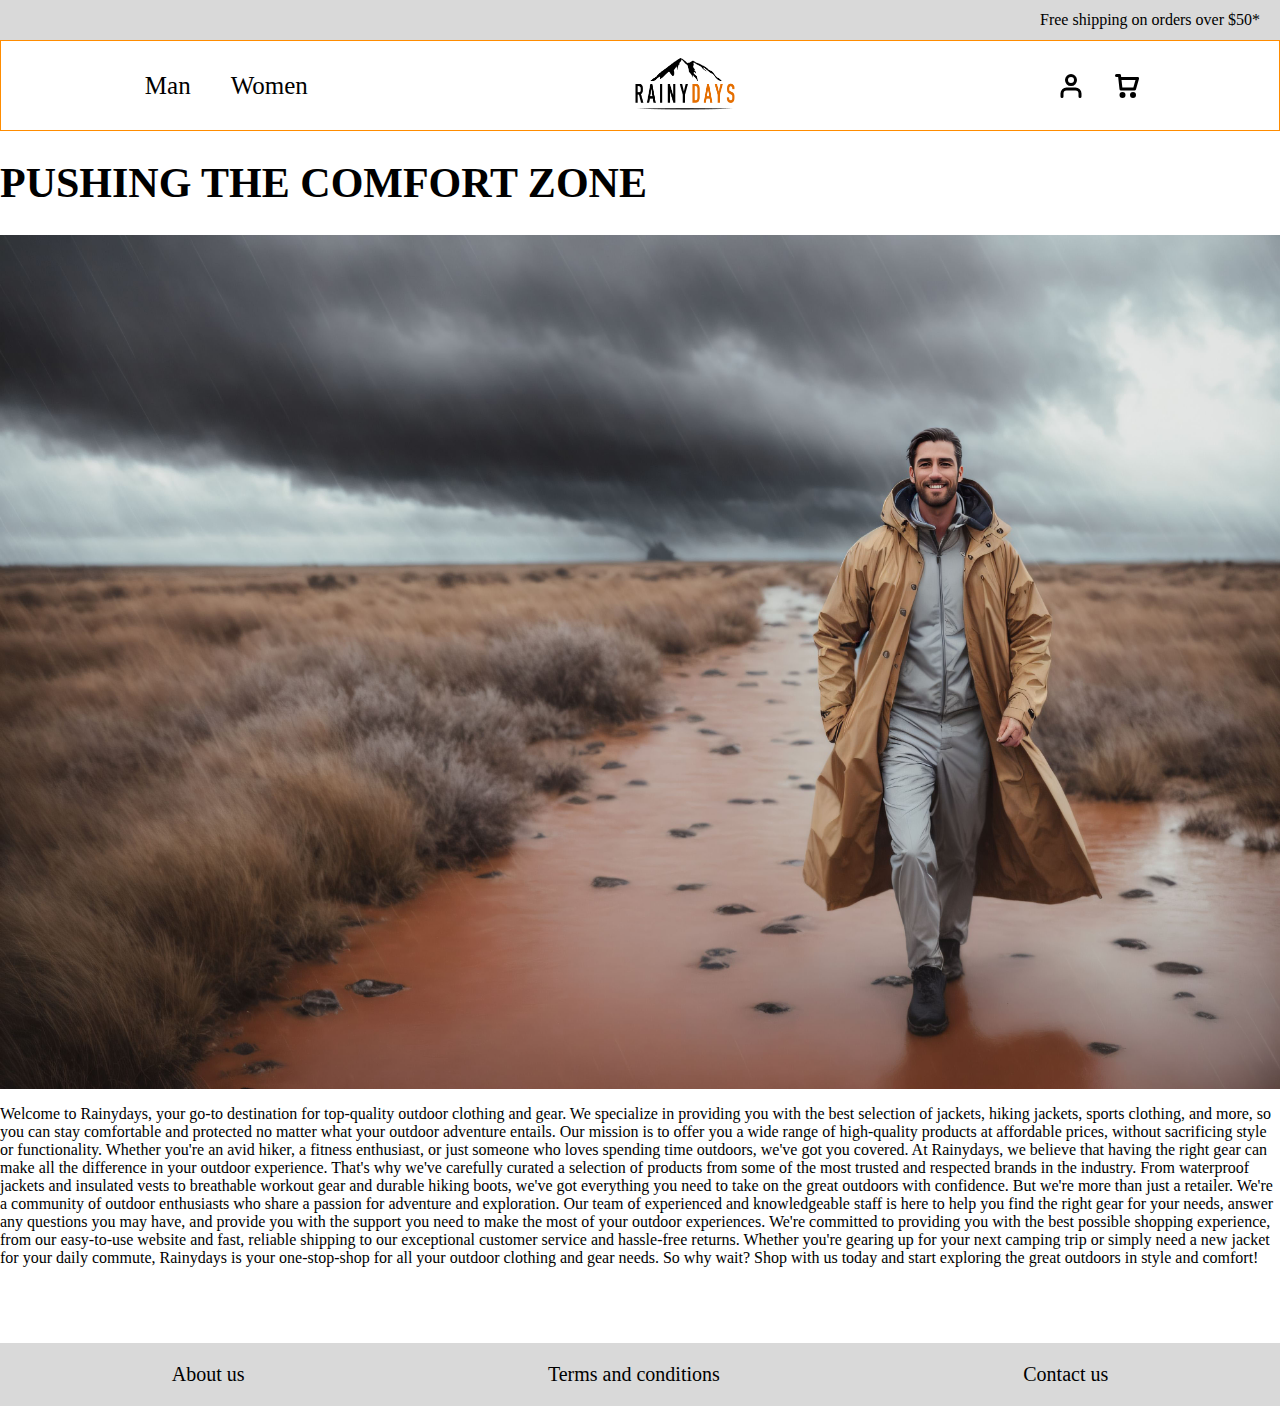
<file: aboutUS.html>
<!DOCTYPE html>
<html lang="en">
  <head>
    <title>RainyDays | About us</title>
    <meta name="description" content="homepage for rainydays." />
    <meta name="viewport" content="width=device-width, initial-scale=1" />
    <link rel="stylesheet" type="text/css" href="css/style.css" />
    <link rel="icon" href="images/RainyDays_logo1.png" />
    <!-- Hotjar Tracking Code for https://capable-lily-cc8692.netlify.app -->
    <script>
      (function (h, o, t, j, a, r) {
        h.hj =
          h.hj ||
          function () {
            (h.hj.q = h.hj.q || []).push(arguments);
          };
        h._hjSettings = { hjid: 3773451, hjsv: 6 };
        a = o.getElementsByTagName("head")[0];
        r = o.createElement("script");
        r.async = 1;
        r.src = t + h._hjSettings.hjid + j + h._hjSettings.hjsv;
        a.appendChild(r);
      })(window, document, "https://static.hotjar.com/c/hotjar-", ".js?sv=");
    </script>
  </head>
  <body>
    <header>
      <div class="shipping-conditions">
        <p>Free shipping on orders over $50*</p>
      </div>
      <div class="primary-header">
        <nav>
          <a href="produktlist.html">Man</a>
          <a href="produktlist.html">Women</a>
        </nav>
        <figure>
          <div class="logo">
            <a href="index.html">
              <img src="images/RainyDays_logo1.png" alt="rainydays logo" />
            </a>
          </div>
        </figure>
        <div class="account-shopping">
          <img src="images/user.svg" alt="user login" />
          <img src="images/cart.svg" alt="view shopping cart" />
        </div>
      </div>
    </header>
    <main>
      <h1 class="ABOUT-US-H1">PUSHING THE COMFORT ZONE</h1>
      <div class="about-us-background">
        <img
          src="images/00021(1).jpg"
          alt="employee of the month, wearing our rain coat"
        />
      </div>
      <div class="about-us-p">
        <p>
          Welcome to Rainydays, your go-to destination for top-quality outdoor
          clothing and gear. We specialize in providing you with the best
          selection of jackets, hiking jackets, sports clothing, and more, so
          you can stay comfortable and protected no matter what your outdoor
          adventure entails. Our mission is to offer you a wide range of
          high-quality products at affordable prices, without sacrificing style
          or functionality. Whether you're an avid hiker, a fitness enthusiast,
          or just someone who loves spending time outdoors, we've got you
          covered. At Rainydays, we believe that having the right gear can make
          all the difference in your outdoor experience. That's why we've
          carefully curated a selection of products from some of the most
          trusted and respected brands in the industry. From waterproof jackets
          and insulated vests to breathable workout gear and durable hiking
          boots, we've got everything you need to take on the great outdoors
          with confidence. But we're more than just a retailer. We're a
          community of outdoor enthusiasts who share a passion for adventure and
          exploration. Our team of experienced and knowledgeable staff is here
          to help you find the right gear for your needs, answer any questions
          you may have, and provide you with the support you need to make the
          most of your outdoor experiences. We're committed to providing you
          with the best possible shopping experience, from our easy-to-use
          website and fast, reliable shipping to our exceptional customer
          service and hassle-free returns. Whether you're gearing up for your
          next camping trip or simply need a new jacket for your daily commute,
          Rainydays is your one-stop-shop for all your outdoor clothing and gear
          needs. So why wait? Shop with us today and start exploring the great
          outdoors in style and comfort!
        </p>
      </div>
      <div class="about-us-p-mobile">
        <p>
          Welcome to Rainydays, your ultimate destination for high-quality
          outdoor clothing and gear. Discover a wide selection of jackets,
          hiking gear, sports apparel, and more to keep you comfortable and
          protected during all your outdoor adventures. Our mission is to
          provide affordable products without compromising on style or
          functionality. With trusted brands and carefully curated items like
          waterproof jackets, breathable workout gear, and durable hiking boots,
          we have everything you need to embrace the great outdoors. As a
          community of passionate outdoor enthusiasts, our experienced staff is
          dedicated to assisting you in finding the perfect gear and ensuring a
          seamless shopping experience. Start your outdoor exploration today
          with Rainydays - your go-to shop for all your outdoor clothing and
          gear needs.
        </p>
      </div>
    </main>
    <footer>
      <div class="conteiner-footer">
        <div class="footer-text">
          <a href="aboutUS.html">About us</a>
          <a href="tos.html">Terms and conditions</a>
          <a href="support.html">Contact us</a>
        </div>
      </div>
    </footer>
  </body>
</html>
</file>
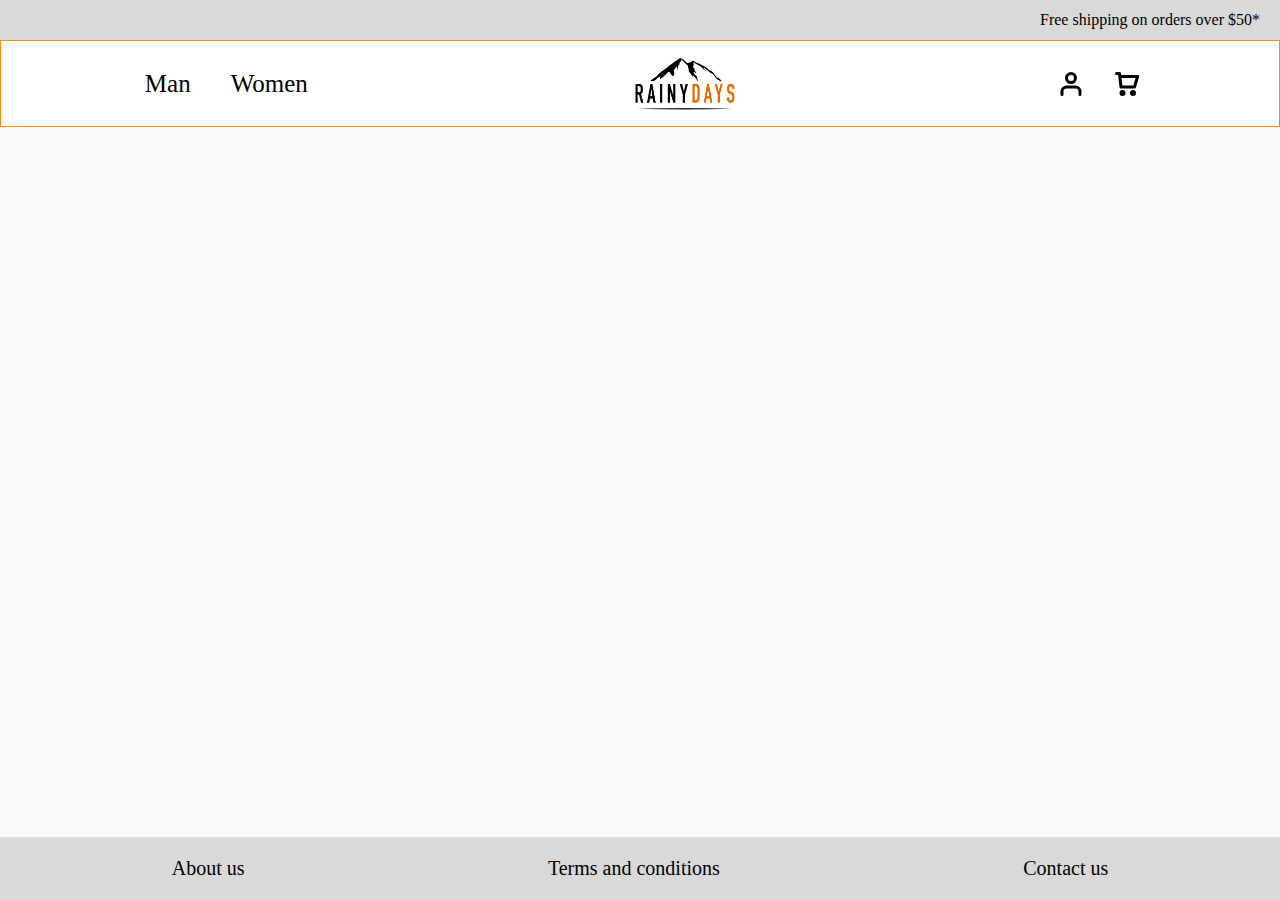
<file: cart.html>
<!DOCTYPE html>
<html lang="en">
  <head>
    <title>RainyDays | Shoppingcart</title>
    <meta name="description" content="homepage for rainydays." />
    <meta name="viewport" content="width=device-width, initial-scale=1" />
    <link rel="stylesheet" type="text/css" href="css/style.css" />
    <link rel="icon" href="images/RainyDays_logo1.png" />
    <!-- Hotjar Tracking Code for https://capable-lily-cc8692.netlify.app -->
    <script>
      (function (h, o, t, j, a, r) {
        h.hj =
          h.hj ||
          function () {
            (h.hj.q = h.hj.q || []).push(arguments);
          };
        h._hjSettings = { hjid: 3773451, hjsv: 6 };
        a = o.getElementsByTagName("head")[0];
        r = o.createElement("script");
        r.async = 1;
        r.src = t + h._hjSettings.hjid + j + h._hjSettings.hjsv;
        a.appendChild(r);
      })(window, document, "https://static.hotjar.com/c/hotjar-", ".js?sv=");
    </script>
  </head>
  <body class="body-cart">
    <header>
      <div class="shipping-conditions">
        <p>Free shipping on orders over $50*</p>
      </div>
      <div class="primary-header">
        <nav>
          <a href="produktlist.html">Man</a>
          <a href="produktlist.html">Women</a>
        </nav>
        <figure>
          <div class="logo">
            <img src="images/RainyDays_logo1.png" alt="rainydays logo" />
            <a href="index.html"></a>
          </div>
        </figure>
        <div class="account-shopping">
          <img src="images/user.svg" alt="user login" />
          <img src="images/cart.svg" alt="view cart" />
        </div>
      </div>
    </header>
    <main class="shopping">
      <div id="cart"></div>
      <div id="product-container"></div>
    </main>
    <script src="js/shoppingcart.js" defer></script>
    <footer>
      <div class="conteiner-footer">
        <div class="footer-text">
          <a href="aboutUS.html">About us</a>
          <a href="tos.html">Terms and conditions</a>
          <a href="support.html">Contact us</a>
        </div>
      </div>
    </footer>
  </body>
</html>
</file>
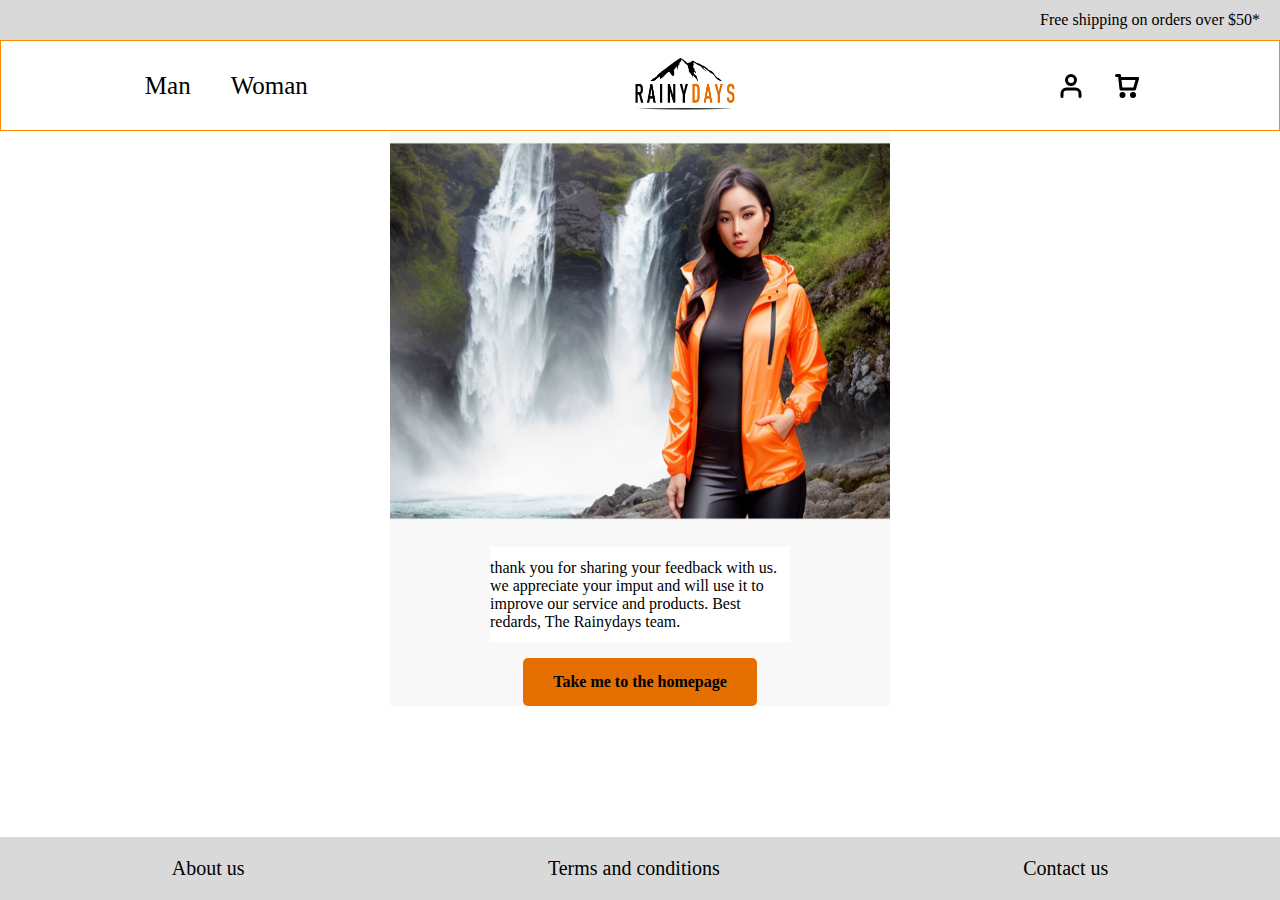
<file: support-thankyou.html>
<!DOCTYPE html>
<html lang="en">
  <head>
    <title>RainyDays | thank you for reaching out</title>
    <meta name="description" content="homepage for rainydays." />
    <meta name="viewport" content="width=device-width, initial-scale=1" />
    <link rel="stylesheet" type="text/css" href="css/style.css" />
    <link rel="icon" href="images/RainyDays_logo1.png" />
    <!-- Hotjar Tracking Code for https://capable-lily-cc8692.netlify.app -->
    <script>
      (function (h, o, t, j, a, r) {
        h.hj =
          h.hj ||
          function () {
            (h.hj.q = h.hj.q || []).push(arguments);
          };
        h._hjSettings = { hjid: 3773451, hjsv: 6 };
        a = o.getElementsByTagName("head")[0];
        r = o.createElement("script");
        r.async = 1;
        r.src = t + h._hjSettings.hjid + j + h._hjSettings.hjsv;
        a.appendChild(r);
      })(window, document, "https://static.hotjar.com/c/hotjar-", ".js?sv=");
    </script>
  </head>
  <body>
    <header>
      <div class="shipping-conditions">
        <p>Free shipping on orders over $50*</p>
      </div>
      <div class="primary-header">
        <nav>
          <a href="produktlist.html" id="mens-jackets">Man</a>
          <a href="produktlist.html" id="womens-jackets">Woman</a>
        </nav>
        <figure>
          <div class="logo">
            <a href="index.html">
              <img src="images/RainyDays_logo1.png" alt="rainydays logo" />
            </a>
          </div>
        </figure>
        <div class="account-shopping">
          <img src="images/user.svg" alt="user login" />
          <img src="images/cart.svg" alt="view your shopping cart" />
        </div>
      </div>
    </header>
    <main>
      <div class="thank-you-for-feedback">
        <div class="thank-you-background">
          <img src="images/thank-you-feature.jpg" alt="thank-you-picture" />
        </div>
        <div class="thank-you-text">
          <p>
            thank you for sharing your feedback with us. we appreciate your
            imput and will use it to improve our service and products. Best
            redards, The Rainydays team.
          </p>
        </div>
        <div class="thank-you-feedback-button">
          <a class="cta" href="index.html">Take me to the homepage</a>
        </div>
      </div>
    </main>
    <footer>
      <div class="conteiner-footer">
        <div class="footer-text">
          <a href="aboutUS.html">About us</a>
          <a href="tos.html">Terms and conditions</a>
          <a href="support.html">Contact us</a>
        </div>
      </div>
    </footer>
  </body>
</html>
</file>
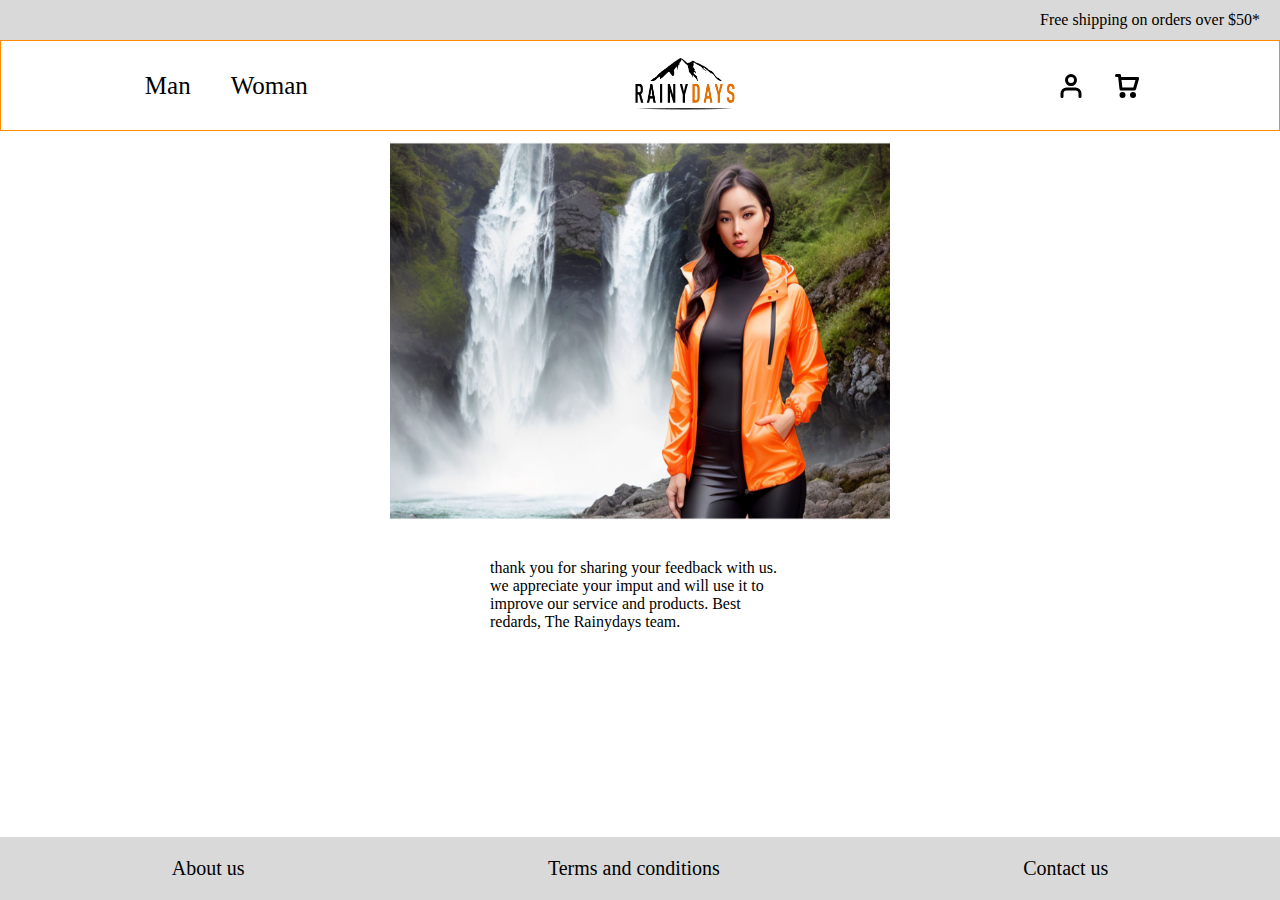
<file: thank-you.html>
<!DOCTYPE html>
<html>
<head>
    <title>RainyDays | Quality jackets for every outdor activity</title>
    <meta name="description" content="homepage for rainydays." />
    <meta name="viewport" content="width=device-width, initial-scale=1" />
    <link rel="stylesheet" type="text/css" href="css/style.css" />
    <head>
        <body>
            <header>
            <div class="shipping-conditions"><p>Free shipping on orders over $50*</p></div>
            <div class="primary-header">
            <nav> 
                <a href="#">Man</a>
                <a href="#">Woman</a>
            </nav>
            <figure>
                <div class="logo">
                    <a href="index.html"> <img src="images/RainyDays_logo 1.png"> </a> 
                </div>
            </figure>
            <div class="account-shopping">
            <img src="images/user.svg"></a>
                <img src="images/cart.svg"></a>
            </div>
            </div>
        </header>
        <main>
            <div class="thank-you-background">
                <img src="images/thank you feature.jpg" alt="">
            </div>
            <div class="thank-you-text">
                <p> thank you for sharing your feedback with us. we appreciate your imput and will use it to improve our service and products.
                    Best redards,
                    The Rainydays team.
                </p>
            </div>
            
        </main>
        <footer>
            <div class="conteiner-footer">
            <div class="footer-text">
            <a href="aboutUS.html">About us</a>
            <a href="tos.html">Terms and conditions</a>
            <a href="support.html">Contact us</a>
            </div>
            </div>
        </footer>
    </body>


    </html>
</file>
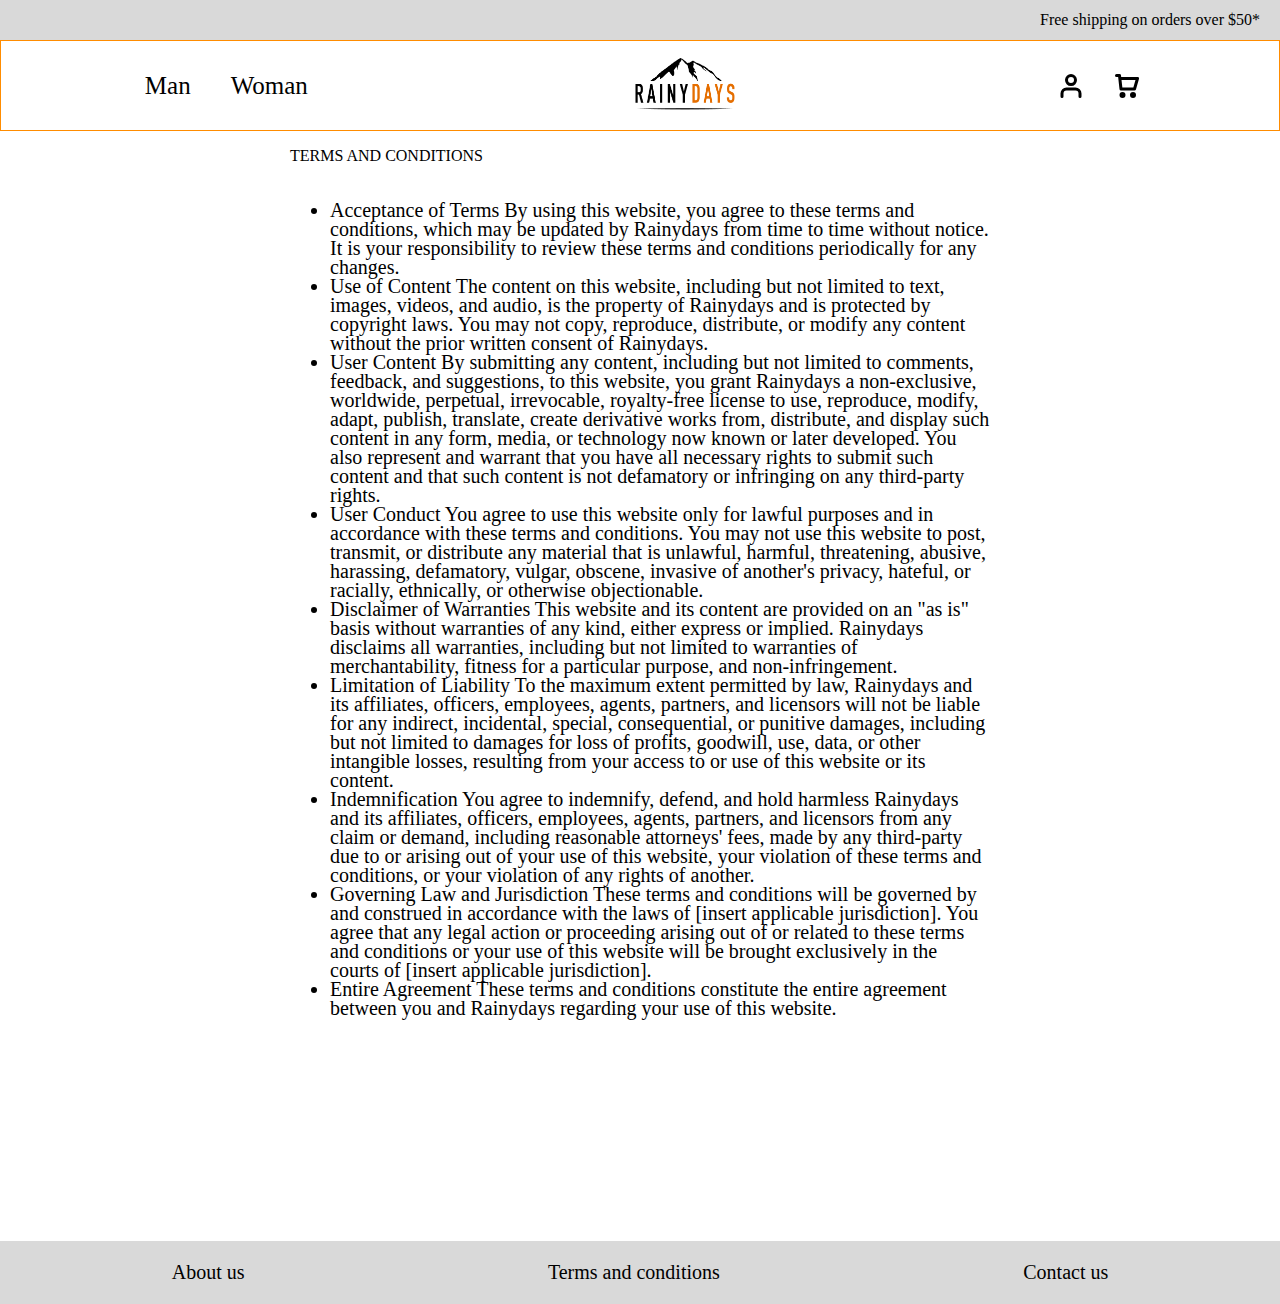
<file: tos.html>
<!DOCTYPE html>
<html lang="en">
  <head>
    <title>RainyDays | Terms and conditions</title>
    <meta name="description" content="homepage for rainydays." />
    <meta name="viewport" content="width=device-width, initial-scale=1" />
    <link rel="stylesheet" type="text/css" href="css/style.css" />
    <link rel="icon" href="images/RainyDays_logo1.png" />
    <!-- Hotjar Tracking Code for https://capable-lily-cc8692.netlify.app -->
    <script>
      (function (h, o, t, j, a, r) {
        h.hj =
          h.hj ||
          function () {
            (h.hj.q = h.hj.q || []).push(arguments);
          };
        h._hjSettings = { hjid: 3773451, hjsv: 6 };
        a = o.getElementsByTagName("head")[0];
        r = o.createElement("script");
        r.async = 1;
        r.src = t + h._hjSettings.hjid + j + h._hjSettings.hjsv;
        a.appendChild(r);
      })(window, document, "https://static.hotjar.com/c/hotjar-", ".js?sv=");
    </script>
  </head>
  <body>
    <header>
      <div class="shipping-conditions">
        <p>Free shipping on orders over $50*</p>
      </div>
      <div class="primary-header">
        <nav>
          <a href="produktlist.html" id="mens-jackets">Man</a>
          <a href="produktlist.html" id="womens-jackets">Woman</a>
        </nav>
        <figure>
          <div class="logo">
            <a href="index.html">
              <img src="images/RainyDays_logo1.png" alt="rainydays logo" />
            </a>
          </div>
        </figure>
        <div class="account-shopping">
          <img src="images/user.svg" alt="user login" />
          <img src="images/cart.svg" alt="view cart" />
        </div>
      </div>
    </header>
    <main>
      <div class="tos-total">
        <div class="tos-heading">
          <p>TERMS AND CONDITIONS</p>
        </div>
        <div class="terms-and-conditions">
          <ul class="tos-text">
            <li>
              Acceptance of Terms By using this website, you agree to these
              terms and conditions, which may be updated by Rainydays from time
              to time without notice. It is your responsibility to review these
              terms and conditions periodically for any changes.
            </li>
            <li>
              Use of Content The content on this website, including but not
              limited to text, images, videos, and audio, is the property of
              Rainydays and is protected by copyright laws. You may not copy,
              reproduce, distribute, or modify any content without the prior
              written consent of Rainydays.
            </li>
            <li>
              User Content By submitting any content, including but not limited
              to comments, feedback, and suggestions, to this website, you grant
              Rainydays a non-exclusive, worldwide, perpetual, irrevocable,
              royalty-free license to use, reproduce, modify, adapt, publish,
              translate, create derivative works from, distribute, and display
              such content in any form, media, or technology now known or later
              developed. You also represent and warrant that you have all
              necessary rights to submit such content and that such content is
              not defamatory or infringing on any third-party rights.
            </li>
            <li>
              User Conduct You agree to use this website only for lawful
              purposes and in accordance with these terms and conditions. You
              may not use this website to post, transmit, or distribute any
              material that is unlawful, harmful, threatening, abusive,
              harassing, defamatory, vulgar, obscene, invasive of another's
              privacy, hateful, or racially, ethnically, or otherwise
              objectionable.
            </li>
            <li>
              Disclaimer of Warranties This website and its content are provided
              on an "as is" basis without warranties of any kind, either express
              or implied. Rainydays disclaims all warranties, including but not
              limited to warranties of merchantability, fitness for a particular
              purpose, and non-infringement.
            </li>
            <li>
              Limitation of Liability To the maximum extent permitted by law,
              Rainydays and its affiliates, officers, employees, agents,
              partners, and licensors will not be liable for any indirect,
              incidental, special, consequential, or punitive damages, including
              but not limited to damages for loss of profits, goodwill, use,
              data, or other intangible losses, resulting from your access to or
              use of this website or its content.
            </li>
            <li>
              Indemnification You agree to indemnify, defend, and hold harmless
              Rainydays and its affiliates, officers, employees, agents,
              partners, and licensors from any claim or demand, including
              reasonable attorneys' fees, made by any third-party due to or
              arising out of your use of this website, your violation of these
              terms and conditions, or your violation of any rights of another.
            </li>
            <li>
              Governing Law and Jurisdiction These terms and conditions will be
              governed by and construed in accordance with the laws of [insert
              applicable jurisdiction]. You agree that any legal action or
              proceeding arising out of or related to these terms and conditions
              or your use of this website will be brought exclusively in the
              courts of [insert applicable jurisdiction].
            </li>
            <li>
              Entire Agreement These terms and conditions constitute the entire
              agreement between you and Rainydays regarding your use of this
              website.
            </li>
          </ul>
        </div>
      </div>
    </main>
    <footer>
      <div class="conteiner-footer">
        <div class="footer-text">
          <a href="aboutUS.html">About us</a>
          <a href="tos.html">Terms and conditions</a>
          <a href="support.html">Contact us</a>
        </div>
      </div>
    </footer>
  </body>
</html>
</file>
<file: css/style.css>
/* Least specific style*/
header {
  background-color: #d9d9d9;
  position: sticky;
  top: 0;
  width: 100%;
}

main {
  flex: 1;
  max-width: 1400px;
  margin: auto;
}

body {
  display: flex;
  min-height: 100vh;
  flex-direction: column;
}

.shipping-conditions {
  display: flex;
  width: 100%;
  height: 40px;
  justify-content: flex-end;
  align-items: center;
  font-family: "inter";
  font-style: normal;
  font-weight: 400;
  font-size: 16px;
}
.shipping-conditions p {
  margin-right: 20px;
}
.primary-header {
  display: flex;
  border: 1px solid darkorange;
  background-color: #fff;
  box-sizing: border-box;
  align-items: center;
  justify-content: space-around;
}

.primary-header nav {
  display: flex;
  justify-content: flex-start;
  align-items: flex-end;
  gap: 40px;
}
nav a {
  text-decoration: none;
  color: #000;
  font-size: 25px;
  font-family: "inter";
}

.logo {
  display: flex;
  justify-content: center;
  position: relative;
  margin: 0;
  max-width: 100px;
}

.logo img {
  max-width: 100%;
  max-height: 100%;
}

.account-shopping {
  display: flex;
  gap: 40px;
}

.account-shopping img {
  transform: scale(1.5);
}

.footer-text {
  display: flex;
  justify-content: space-around;
  font-family: "inter";
}
footer a {
  text-decoration: none;
  color: black;
  font-size: 20px;
}
.conteiner-footer {
  background-color: #d9d9d9;
  padding: 20px;
}

/*homepage*/

.home-page {
  display: flex;
  justify-content: space-between;
  margin-top: 50px;
  background-color: #f8f8f8;
  flex-wrap: wrap;
}
.app-info {
  display: flex;
  flex-direction: column;
  flex-shrink: 0;
  margin-left: 10px;
}

.app-info p {
  display: flex;
  line-height: 19px;
  font-family: "inter";
  font-size: 16px;
  font-weight: 300px;
}

h2 {
  font-family: "inter";
  font-size: 32px;
  font-weight: bolder;
}

.ilustrasjons-bilde img {
  width: 300px;
  height: 400px;
  max-width: 100%;
}

h1 {
  font-size: 42px;
  font-weight: bolder;
  font-family: "inter";
}

.rainydays-info p {
  width: 278px;
  font-size: 16px;
  font-weight: 400;
  font-style: normal;
  line-height: 19px;
  font-family: "inter";
}

.rainydays-info {
  display: flex;
  flex-direction: column;
}
body {
  margin: 0;
  padding: 0;
}

main {
  margin-bottom: 60px;
}

.homepage-features {
  background-color: #f8f8f8;
  display: flex;
  flex-wrap: wrap;
}
.featured-jackets1 img {
  width: 200px;
  height: 248px;
}

.featured-jackets1,
.featured-jackets2,
.featured-jackets3 {
  margin: 65px;
}

.featured-jackets1 p {
  display: flex;
  max-width: 200px;
}

.featured-jackets2 img {
  width: 200px;
  height: 248px;
}

.featured-jackets2 p {
  display: flex;
  max-width: 200px;
}

.featured-jackets3 img {
  width: 200px;
  height: 248px;
}

.featured-jackets3 p {
  display: flex;
  width: 200px;
}
.featured-jackets4 img {
  width: 200px;
  height: 248px;
}
.homepage-features {
  display: flex;
  justify-content: space-between;
  margin-top: 60px;
}

.cta {
  background-color: #e56e00;
  border: none;
  border-radius: 5px;
  padding: 15px 30px;
  font-weight: bold;
  font-size: 16px;
}

a {
  text-decoration: none;
  color: #000;
  text-align: center;
}

.jackets {
  display: flex;
  flex-wrap: wrap;
  margin: auto;
}

.jackets img {
  display: flex;
}

.jacket-item {
  display: flex;
  margin-top: 50px;
}
.jacket-item img {
  display: flex;
  width: 200px;
  justify-content: center;
}

.jacket-text {
  display: flex;
  width: 200px;
  justify-content: center;
  flex-direction: column;
}
.jacket-text p {
  font-size: 14px;
  line-height: 17px;
  height: 5px;
  font-family: "inter";
}

.produkt-konteiner {
  display: flex;
  flex-wrap: wrap;
  justify-content: space-between;
  gap: 50px;
}
/* new css for the product and single products */
#product-container {
  display: flex;
  flex-wrap: wrap;
  flex-direction: column;
  gap: 20px;
  justify-content: space-between;
}

.product-container {
  border: 1px solid #ddd;
  padding: 20px;
  border-radius: 8px;
  box-shadow: 0 0 10px rgba(0, 0, 0, 0.1);
}

.product-container img {
  max-width: 100%;
  height: auto;
  border-radius: 8px;
}

.product-container h2 {
  font-size: 1.5em;
  margin: 10px 0;
}

.product-container p {
  font-size: 1em;
  margin-bottom: 10px;
}

.view-details-button {
  background-color: #e56e00;
  color: black;
  padding: 10px 20px;
  text-decoration: none;
  border-radius: 8px;
}

.add-to-cart-button {
  max-width: 120px;
  background-color: #e56e00;
  color: black;
  padding: 10px 20px;
  text-decoration: none;
  border-radius: 8px;
  align-self: center;
}
.add-to-cart-button:hover {
  background-color: black;
  color: white;
}

.view-details-button:hover {
  background-color: black;
  color: white;
}

#product-container {
  padding: 20px;
}

#product-container img {
  max-width: 300px;
  height: auto;
  border-radius: 8px;
}

#product-container h2 {
  font-size: 2em;
  margin: 20px 0;
}

#product-container p {
  font-size: 1em;
  margin-bottom: 20px;
}

#product-container .price {
  font-size: 1.5em;
  color: #4caf50;
  font-weight: bold;
}

/* new css for the product and single products */

/*support*/
/* .contact-form{
    display: flex;
    flex-wrap: wrap;
} */
.contact-info {
  display: flex;
  flex-direction: column;
  background-color: #f8f8f8;
  align-items: center;
  width: 200px;
}
.h1-thankyou {
  display: flex;
  justify-content: center;
}
.contact-info p {
  display: flex;
}

.conteiner-form {
  background-color: #f8f8f8;
}

textarea {
  display: flex;
  width: 500px;
  height: 200px;
}

input[type="checkbox"],
label[type="checkbox"] {
  display: flex;
  vertical-align: middle;
}
.checkbox-fix {
  display: flex;
  align-items: center;
  justify-content: center;
}
input[type="text"] {
  width: 300px;
}
input[type="email"] {
  width: 300px;
}

input[type="text"]:focus {
  border: 2px solid #e56e00;
}

.contact-conteiner,
.h1-thankyou {
  display: flex;
  flex-direction: column;
}

.contact-form-conteiner {
  display: flex;
  justify-content: space-around;
  gap: 141px;
  flex-wrap: wrap;
}
form {
  display: flex;
  flex-direction: column;
  gap: 20px;
}

.form-button {
  display: flex;
  justify-content: center;
  margin-bottom: 20px;
}

/*cart page*/

.body-cart {
  background-color: #f8f8f8;
}
.shopping-cart {
  background-color: #fff;
  margin-top: 50px;
  display: flex;
  flex-wrap: wrap;
}

.shopping-cart-box {
  display: flex;
  flex-direction: column;
  border: 1px solid #000000;
  width: 831px;
  height: 446px;
  margin-top: 20px;
}

.shopping-cart-box p {
  display: flex;
  flex-direction: column;
  justify-content: center;
}

.shopping-cart-content {
  display: flex;
  align-items: center;
  align-self: center;
  width: 450px;
  top: 129px;
}
.shopping-cart-content p {
  font-family: "inter";
  font-style: normal;
  font-weight: 300;
  font-size: 14px;
  line-height: 13px;
}
.shopping-cart-content-text {
  display: flex;
  flex-direction: column;
  justify-content: space-between;
}
.shopping-cart-content img {
  display: flex;
  justify-content: center;
  height: 180px;
  width: 140px;
}
.shopping-cart-shipping {
  display: flex;
  width: 831px;
  height: 100px;
}

.pointer:hover {
  cursor: pointer;
}

.shopping-cart-total {
  display: flex;
  flex-direction: column;
  margin-top: 20px;
  width: 345px;
  height: 568px;
  border: 1px solid;
}
.shopping-cart-shipping-terms {
  display: flex;
  flex-direction: column;
  align-items: center;
  background-color: #f8f8f8;
  font-weight: 600;
}
.shopping-cart-checkout,
.shopping-cart-proceed {
  display: flex;
  flex-direction: column;
  align-items: center;
}

.shopping-cart-checkout :nth-child(2) {
  margin-top: 25px;
  display: flex;
}
.shopping-cart-proceed {
  display: flex;
  margin-top: 25px;
}

.shopping-cart-proceed-text {
  text-decoration: overline;
}
.h3 {
  width: 59px;
  height: 29px;
  left: 1003px;
  top: 368px;

  font-family: "inter";
  font-style: normal;
  font-weight: 700;
  font-size: 24px;
  line-height: 29px;
}
.shopping-cart-total-text {
  display: flex;
  justify-content: center;
  font-family: "inter";
  font-style: normal;
  font-weight: 700;
  font-size: 24px;
  line-height: 29px;
}
.shopping-cart-checkout p {
  font-size: 14px;
}

.shopping-cart-box,
.shopping-cart-content,
.shopping-cart-shipping,
.shopping-cart-total,
.shopping-cart-checkout {
  background-color: #fff;
  justify-content: center;
}

.shopping-cart-shipping {
  display: flex;
  border: 1px solid #000000;
  align-items: center;
}

.shopping-cart-box-fix {
  display: flex;
  flex-direction: column;
}

terms and conditions .tos-heading {
  display: flex;
  justify-content: center;
  font-size: 50px;
  font-weight: bold;
  font-family: "inter";
}

.terms-and-conditions {
  display: flex;
  flex-wrap: wrap;
  justify-content: center;
  line-height: 19px;
  font-size: 20px;
  line-break: normal;
  font-family: "inter";
  width: 700px;
  height: 1000px;
  word-wrap: break-word;
}
.tos-text ul {
  display: flex;
  flex-wrap: wrap;
  flex-direction: row;
  margin: 0 auto;
  word-wrap: break-word;
  font-family: "inter";
  font-weight: 400;
  font-size: 18px;
}

about us .ABOUT-US-H1 {
  display: flex;
  justify-content: center;
  flex-wrap: wrap;
}
.about-us-background img {
  display: flex;
  justify-content: center;
  width: 100%;
}

.about-us p {
  background-color: #f8f8f8;
  display: flex;
  font-family: "inter";
  font-weight: 300;
  font-size: 18px;
}
/* thank you */

.thank-you-for-feedback {
  background-color: #f8f8f8;
}

.thank-you-background img {
  display: flex;
  width: 500px;
  height: 400px;
}

.thank-you-text p {
  display: flex;
  align-items: center;
  justify-content: center;
  top: 40%;
  left: 10%;
  background-color: #fff;
  width: 300px;
  height: 95px;
}

.thank-you-text,
.thank-you-background,
.thank-you-feedback-button {
  display: flex;
  justify-content: center;
}

/* confirmation-cart */

.order-total {
  display: flex;
  flex-direction: column;
  align-items: center;
  margin-top: 40px;
  margin-bottom: 20px;
  background-color: #f8f8f8;
  line-height: 19px;
}

.order-total p {
  font-family: "inter";
  font-weight: 300;
  font-size: 16px;
}

.order-total img {
  width: 300px;
  height: 358px;
}
.h1-continue-shopping {
  display: flex;
  flex-wrap: wrap;
  font-family: "inter";
  font-size: 50px;
  font-weight: bold;
}

.order-confirmation {
  display: flex;
}

.order-confirmation img {
  width: 300px;
  height: 400px;
  max-width: 100%;
}

/*media queries*/
/* for responsiveness*/
@media (max-width: 388px) {
  .h1-continue-shopping {
    display: flex;
    flex-wrap: wrap;
    font-size: 16px;
  }
}
@media (max-width: 590px) {
  .h1-continue-shopping {
    display: flex;
    flex-wrap: wrap;
    font-size: 22px;
  }
}
@media (max-width: 600px) {
  .contact-conteiner,
  .contact-info,
  .contact-form-conteiner,
  .h1-thankyou,
  .fonteiner-form,
  .form-button {
    display: flex;
    align-items: center;
  }

  .jacket-item {
    /* justify-self: center; */
    justify-content: center;
  }
}
@media (max-width: 610px) {
  .account-shopping {
    display: none;
  }
}

@media (max-width: 700px) {
  form,
  textarea {
    display: flex;
    flex-direction: column;
    width: 300px;
  }
}

@media (max-width: 800px) {
  .about-us-p {
    display: none;
  }
  .product-information,
  .produckt-jacket-description {
    flex-wrap: wrap;
    display: flex;
  }
  .thank-you-background img {
    display: none;
  }
  .thank-you-background,
  .thank-you-feedback-button,
  .thank-you-text {
    display: flex;
    align-items: center;
    margin-top: 80px;
  }

  .shopping-cart-box-fix,
  .shopping-cart-box {
    display: flex;
    width: 200px;
  }
}

@media (min-width: 800px) {
  .about-us-p-mobile {
    display: none;
  }
}
@media (min-width: 810px) {
  .about-us-p {
    display: hidden;
  }
}

@media (max-width: 810px) {
  .shipping-conditions {
    display: none;
  }
}

@media (max-width: 856px) {
  .jacket-item {
    display: flex;
    flex-wrap: wrap;
    flex-direction: row;
  }
  .product-information {
    display: flex;
    flex-wrap: wrap;
  }
  .product-jacket img {
    width: 300px;
    height: 300px;
  }
  .tos-total {
    display: flex;
    flex-wrap: wrap;
  }
  .tos-text {
    display: flex;
    flex-direction: row;
    flex-wrap: wrap;
    row-gap: 20px;
    padding: 20px;
  }
  .tos-heading {
    justify-content: center;
  }
  .terms-and-conditions {
    font-size: 14px;
  }
  .tos-text li {
    margin-bottom: 10px;
  }
}

@media (max-width: 865px) {
  .shopping-cart,
  .shopping-cart-box,
  .shopping-cart-shipping {
    display: flex;
    flex-direction: row;
    flex-wrap: wrap;
    width: 300px;
  }
}

@media (max-width: 888px) {
  .h1-continue-shopping {
    display: flex;
    flex-wrap: wrap;
    font-size: 22px;
  }
  .order-total {
    display: flex;
    flex-wrap: wrap;
  }
}

@media (max-width: 1000px) {
  .contact-form-conteiner,
  .form,
  .conteiner-form {
    display: flex;
    flex-direction: column;
    align-items: center;
    gap: 20px;
  }
  .rainydays-info-h1 {
    display: flex;
    text-align: center;
    font-size: 30px;
  }
  .rainydays-info {
    display: flex;
    align-items: center;
  }
  .home-page,
  .app-info,
  .homepage-features {
    display: flex;
    flex-wrap: wrap;
    justify-content: center;
    align-items: center;
  }
  .product-conteiner {
    display: block;
    margin-inline: auto;
  }
  div .jacket-space {
    margin: 0;
    justify-content: center;
  }
  .produkt-konteiner {
    justify-content: center;
  }
  .jacket-space {
    gap: 25px;
  }
}

/* for loading indicator*/
.loading-indicator {
  border: 4px solid rgba(0, 0, 0, 0.1);
  width: 36px;
  height: 36px;
  border-radius: 50%;
  border-left-color: #09f;
  animation: spin 1s ease infinite;
}

@keyframes spin {
  0% {
    transform: rotate(0deg);
  }
  100% {
    transform: rotate(360deg);
  }
}

.loading-indicator {
  text-align: center;
  padding: 20px;
  font-size: 1.5em;
  color: #333;
}
</file>
